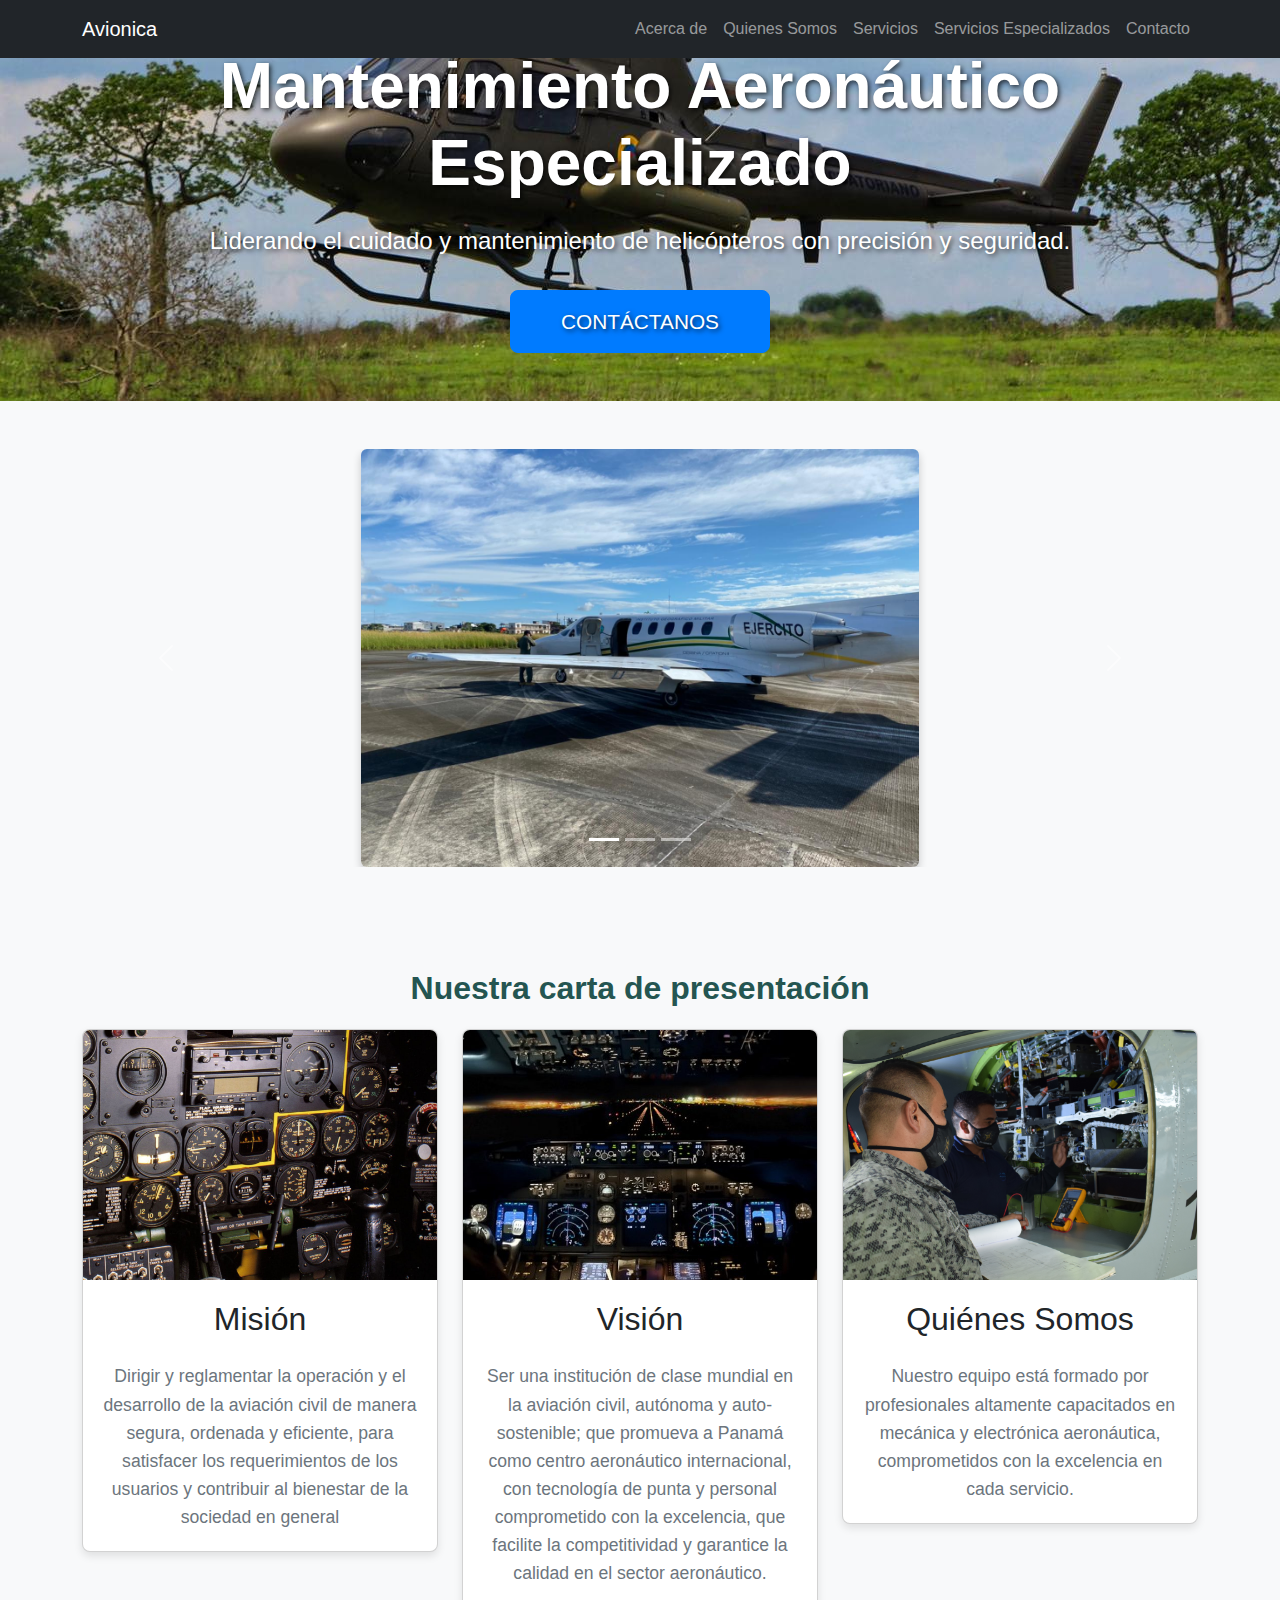
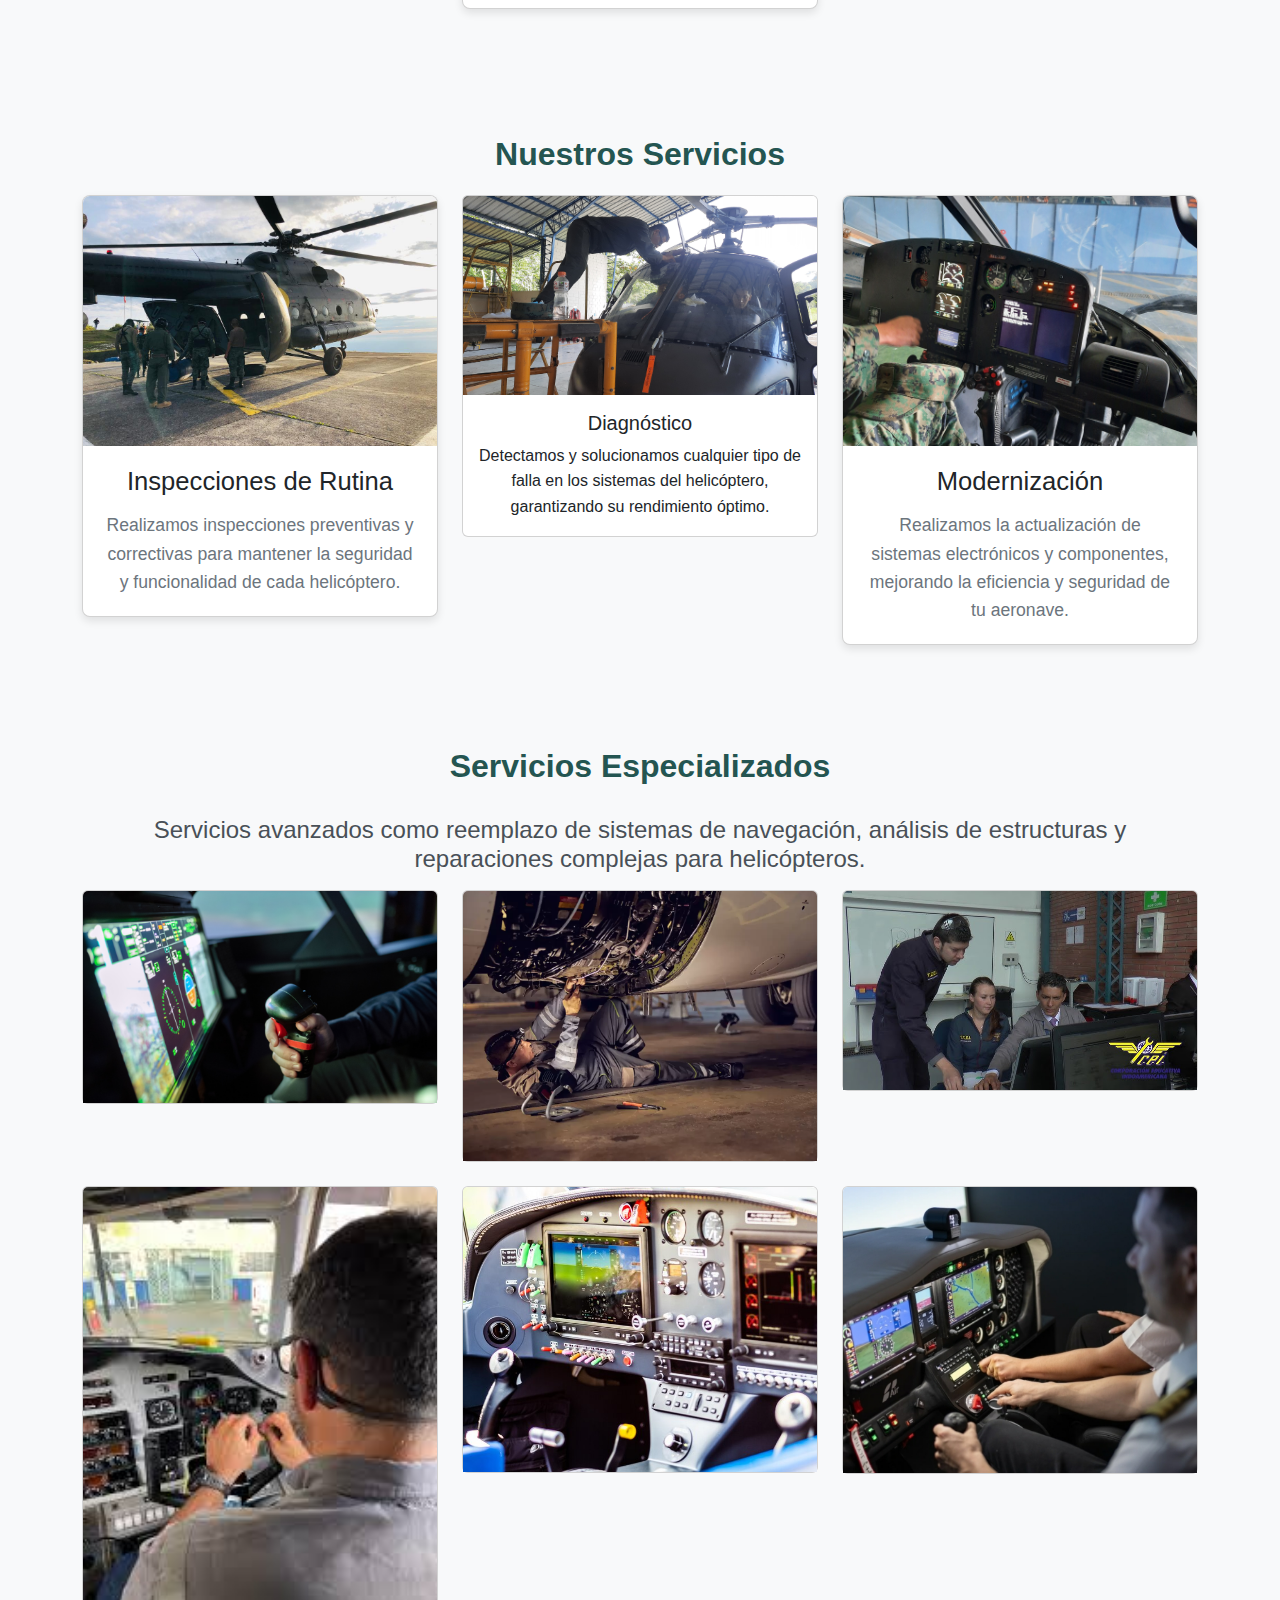
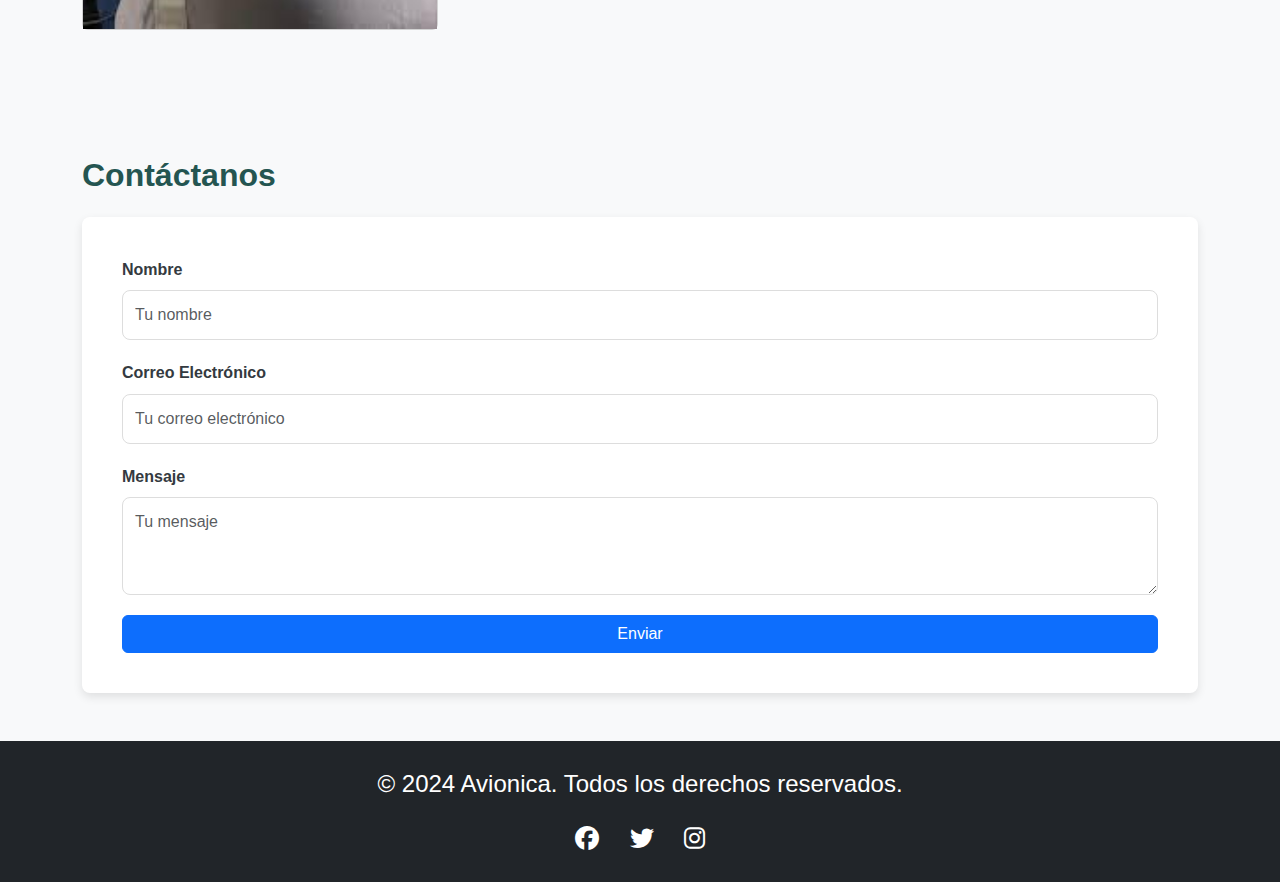
<file: Index.html>
<!DOCTYPE html>
<html lang="es">
<head>
    <meta charset="UTF-8">
    <meta name="viewport" content="width=device-width, initial-scale=1.0">
    <title>Avionica - Mantenimiento Aeronáutico</title>
    <!-- Bootstrap CSS -->
    <link href="https://cdn.jsdelivr.net/npm/bootstrap@5.3.0-alpha3/dist/css/bootstrap.min.css" rel="stylesheet">
    <!-- Font Awesome CDN -->
    <link rel="stylesheet" href="https://cdnjs.cloudflare.com/ajax/libs/font-awesome/6.5.1/css/all.min.css">
    <!-- Custom CSS -->
    <link rel="stylesheet" href="style.css">
</head>

<body>
    <!-- Navbar -->
    <nav class="navbar navbar-expand-lg navbar-dark bg-dark fixed-top">
        <div class="container">
            <a class="navbar-brand" href="Index.html">Avionica</a>
            <button class="navbar-toggler" type="button" data-bs-toggle="collapse" data-bs-target="#navbarNav" aria-controls="navbarNav" aria-expanded="false" aria-label="Toggle navigation">
                <span class="navbar-toggler-icon"></span>
            </button>
            <div class="collapse navbar-collapse" id="navbarNav">
                <ul class="navbar-nav ms-auto">
                    <li class="nav-item"><a class="nav-link" href="acerca-de.html">Acerca de</a></li>
                    <li class="nav-item"><a class="nav-link" href="quienes-somos.html">Quienes Somos</a></li>
                    <li class="nav-item"><a class="nav-link" href="servicios.html">Servicios</a></li>
                    <li class="nav-item"><a class="nav-link" href="servicios-especializados.html">Servicios Especializados</a></li>
                    <li class="nav-item"><a class="nav-link" href="contacto.html">Contacto</a></li>
                </ul>
            </div>
        </div>
    </nav>

    <!-- Hero Section -->
    <div class="hero text-center py-5" style="background-image: url('img/inicio.jpg'); background-size: cover; color: white;">
        <h1 class="display-4">Mantenimiento Aeronáutico Especializado</h1>
        <p class="lead">Liderando el cuidado y mantenimiento de helicópteros con precisión y seguridad.</p>
        <a href="contacto.html" class="btn btn-primary btn-lg">Contáctanos</a>
    </div>
<!-- Carrusel de Imágenes -->
<div class="container my-5">
    <div id="imageCarousel" class="carousel slide" data-bs-ride="carousel">
        <!-- Indicadores (Opcional) -->
        <div class="carousel-indicators">
            <button type="button" data-bs-target="#imageCarousel" data-bs-slide-to="0" class="active" aria-current="true"></button>
            <button type="button" data-bs-target="#imageCarousel" data-bs-slide-to="1"></button>
            <button type="button" data-bs-target="#imageCarousel" data-bs-slide-to="2"></button>
        </div>

        <!-- Carrusel -->
        <div class="carousel-inner">
            <div class="carousel-item active">
                <div class="d-flex justify-content-center">
                    <img src="img/Inicio-1.jpg" class="d-block w-50 rounded" alt="Imagen 1">
                </div>
            </div>
            <div class="carousel-item">
                <div class="d-flex justify-content-center">
                    <img src="img/inicio-2.jpg" class="d-block w-50 rounded" alt="Imagen 2">
                </div>
            </div>
            <div class="carousel-item">
                <div class="d-flex justify-content-center">
                    <img src="img/inicio-3.jpg" class="d-block w-50 rounded" alt="Imagen 3">
                </div>
            </div>
        </div>

        <!-- Controles (Botones Anterior y Siguiente) -->
        <button class="carousel-control-prev" type="button" data-bs-target="#imageCarousel" data-bs-slide="prev">
            <span class="carousel-control-prev-icon" aria-hidden="true"></span>
            <span class="visually-hidden">Anterior</span>
        </button>
        <button class="carousel-control-next" type="button" data-bs-target="#imageCarousel" data-bs-slide="next">
            <span class="carousel-control-next-icon" aria-hidden="true"></span>
            <span class="visually-hidden">Siguiente</span>
        </button>
    </div>
</div>

<!-- Quiénes Somos Section -->
<section id="quienes-somos" class="container py-5">
    <h2 class="section-title text-center">Nuestra carta de presentación</h2>
    <div class="row">
        <div class="col-md-4 mb-4">
            <div class="card servicio-item">
            <img src="img/quienes somos 1.jpg" class="card-img-top" alt="Inspecciones de Rutina">
            <div class="card-body">
                <h2 class="card-title text-center mb-4">Misión</h2>
                <p class="card-text">Dirigir y reglamentar la operación y el desarrollo de la aviación civil de manera segura, ordenada y eficiente, para satisfacer los requerimientos de los usuarios y contribuir al bienestar de la sociedad en general            </div>
            </div>
        </div>

        <div class="col-md-4 mb-4">
            <div class="card servicio-item">
            <img src="img/quienes_somos 2.jpg" class="card-img-top" alt="Inspecciones de Rutina">
                <div class="card-body">
                <h2 class="card-title text-center mb-4">Visión</h2>
                <p class="card-text">Ser una institución de clase mundial en la aviación civil, autónoma y auto-sostenible; que promueva a Panamá como centro aeronáutico internacional, con tecnología de punta y personal comprometido con la excelencia, que facilite la competitividad y garantice la calidad en el sector aeronáutico.        </div>
            </div>
        </div>

        <div class="col-md-4 mb-4">
            <div class="card servicio-item">
            <img src="img/quienes somos 3.jpg" class="card-img-top" alt="Inspecciones de Rutina">
                <div class="card-body">
                <h2 class="card-title text-center mb-4">Quiénes Somos</h2>
                <p class="card-text">Nuestro equipo está formado por profesionales altamente capacitados en mecánica y electrónica aeronáutica, comprometidos con la excelencia en cada servicio.
                </div>
            </div>
        </div>
    </div>
    </section>

 <!-- Servicios Section -->
 <section id="servicios" class="container py-5">
    <h2 class="section-title text-center">Nuestros Servicios</h2>
    <div class="row">
        <div class="col-md-4 mb-4">
            <div class="card servicio-item">
                <img src="img/rutina.jpg" class="card-img-top" alt="Inspecciones de Rutina">
                <div class="card-body">
                    <h5 class="card-title">Inspecciones de Rutina</h5>
                    <p class="card-text">Realizamos inspecciones preventivas y correctivas para mantener la seguridad y funcionalidad de cada helicóptero.</p>
                </div>
            </div>
        </div>
        <div class="col-md-4 mb-4">
            <div class="card Servicios-item">
                <img src="img/diagnostico.jpg" class="card-img-top" alt="Diagnóstico">
                <div class="card-body">
                    <h5 class="card-title">Diagnóstico</h5>
                    <p class="card-text">Detectamos y solucionamos cualquier tipo de falla en los sistemas del helicóptero, garantizando su rendimiento óptimo.</p>
                </div>
            </div>
        </div>
        <div class="col-md-4">
            <div class="card servicio-item">
                <img src="img/modernizacion.jpg" class="card-img-top" alt="Modernización">
                <div class="card-body">
                    <h5 class="card-title">Modernización</h5>
                    <p class="card-text">Realizamos la actualización de sistemas electrónicos y componentes, mejorando la eficiencia y seguridad de tu aeronave.</p>
                </div>
            </div>
        </div>
    </div>
</section>

   <!-- Servicios Especializados Section -->
     
   <section id="servicios-especializados" class="container py-5">
    <h2 class="section-title text-center mb-4">Servicios Especializados</h2>
    <p class="text-center">
        <h4 class="text-center">Servicios avanzados como reemplazo de sistemas de navegación, análisis de estructuras y reparaciones complejas para helicópteros.</h2>
    </p>
    <div class="row">
        <div class="col-md-4 mb-4">
            <div class="card">
                <img src="img/servicios_especializados.jpg" class="card-img-top" alt="Imagen 1">
            </div>
        </div>
        
        <div class="col-md-4 mb-4">
            <div class="card">
                <img src="img/servicios_especializados 1.webp" class="card-img-top" alt="Imagen 2">
            </div>
        </div>

        <div class="col-md-4 mb-4">
            <div class="card">
                <img src="img/servicios_especializados 2.jpg" class="card-img-top" alt="Imagen 3">
            </div>
        </div>

        <div class="col-md-4 mb-4">
            <div class="card">
                <img src="img/servicios_especializados 3.jpeg" class="card-img-top" alt="Imagen 3">
            </div>
        </div>
        <div class="col-md-4 mb-4">
            <div class="card">
                <img src="img/servicios_especializados 4.jpeg" class="card-img-top" alt="Imagen 3">
            </div>
        </div>
        <div class="col-md-4 mb-4">
            <div class="card">
                <img src="img/servicios_especializados 5.jpg" class="card-img-top" alt="Imagen 3">
            </div>
        </div>
    </div>
</section>


<!-- Contacto Section -->
<section id="contacto" class="container py-5">
    <h2 class="section-title">Contáctanos</h2>
    <form>
        <div class="mb-3">
            <label for="nombre" class="form-label">Nombre</label>
            <input type="text" class="form-control" id="nombre" placeholder="Tu nombre">
        </div>
        <div class="mb-3">
            <label for="email" class="form-label">Correo Electrónico</label>
            <input type="email" class="form-control" id="email" placeholder="Tu correo electrónico">
        </div>
        <div class="mb-3">
            <label for="mensaje" class="form-label">Mensaje</label>
            <textarea class="form-control" id="mensaje" rows="3" placeholder="Tu mensaje"></textarea>
        </div>
        <button type="submit" class="btn btn-primary">Enviar</button>
    </form>
</section>


    <!-- Footer -->
    <footer class="text-center bg-dark text-white py-4">
        <div class="container">
            <p>&copy; 2024 Avionica. Todos los derechos reservados.</p>
            <div class="social-icons">
                <a href="#" class="text-white me-3"><i class="fab fa-facebook"></i></a>
                <a href="#" class="text-white me-3"><i class="fab fa-twitter"></i></a>
                <a href="#" class="text-white"><i class="fab fa-instagram"></i></a>            
            </div>
        </div>
    </footer>

    <!-- Bootstrap JS -->
    <script src="https://cdn.jsdelivr.net/npm/bootstrap@5.3.0-alpha3/dist/js/bootstrap.bundle.min.js"></script>
</body>
</html>
</file>
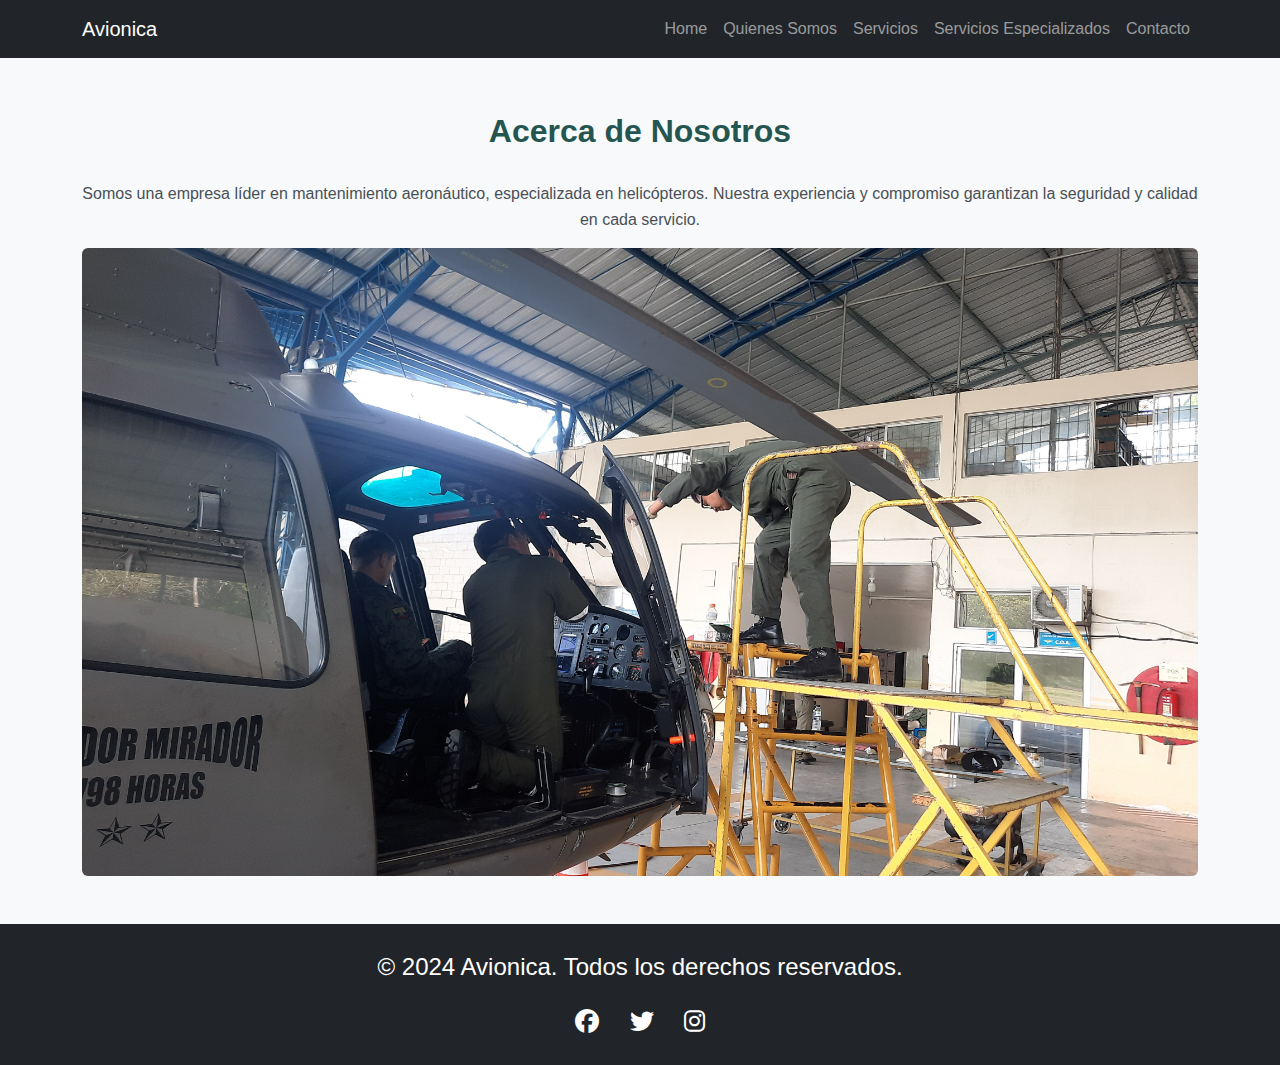
<file: acerca-de.html>
<!DOCTYPE html>
<html lang="es">
<head>
    <meta charset="UTF-8">
    <meta name="viewport" content="width=device-width, initial-scale=1.0">
    <title>Acerca de - Avionica</title>
    <link href="https://cdn.jsdelivr.net/npm/bootstrap@5.3.0-alpha3/dist/css/bootstrap.min.css" rel="stylesheet">
    <!-- Font Awesome CDN -->
    <link rel="stylesheet" href="https://cdnjs.cloudflare.com/ajax/libs/font-awesome/6.5.1/css/all.min.css">

    <link rel="stylesheet" href="style.css">
</head>
<body>
    <!-- Navbar -->
    <nav class="navbar navbar-expand-lg navbar-dark bg-dark">
        <div class="container">
            <a class="navbar-brand" href="Index.html">Avionica</a>
            <button class="navbar-toggler" type="button" data-bs-toggle="collapse" data-bs-target="#navbarNav" aria-controls="navbarNav" aria-expanded="false" aria-label="Toggle navigation">
                <span class="navbar-toggler-icon"></span>
            </button>
            <div class="collapse navbar-collapse" id="navbarNav">
                <ul class="navbar-nav ms-auto">
                    <li class="nav-item"><a class="nav-link" href="index.html">Home</a></li>
                    <li class="nav-item"><a class="nav-link" href="quienes-somos.html">Quienes Somos</a></li>
                    <li class="nav-item"><a class="nav-link" href="servicios.html">Servicios</a></li>
                    <li class="nav-item"><a class="nav-link" href="servicios-especializados.html">Servicios Especializados</a></li>
                    <li class="nav-item"><a class="nav-link" href="contacto.html">Contacto</a></li>
                </ul>
            </div>
        </div>
    </nav>

    <!-- Acerca de Section -->
    <section id="acerca-de" class="container py-5">
        <h2 class="section-title text-center mb-4">Acerca de Nosotros</h2>
        <p class="text-center">
            Somos una empresa líder en mantenimiento aeronáutico, especializada en helicópteros. 
            Nuestra experiencia y compromiso garantizan la seguridad y calidad en cada servicio.
        </p>
        <img src="img/Acerca_de.jpg" alt="Mantenimiento Aeronáutico" class="img-fluid rounded mx-auto d-block">
    </section>

    <!-- Footer -->
    <footer class="text-center bg-dark text-white py-4">
        <div class="container">
            <p>&copy; 2024 Avionica. Todos los derechos reservados.</p>
            <div class="social-icons">
                <a href="#" class="text-white me-3"><i class="fab fa-facebook"></i></a>
                <a href="#" class="text-white me-3"><i class="fab fa-twitter"></i></a>
                <a href="#" class="text-white"><i class="fab fa-instagram"></i></a>            
            </div>
        </div>
    </footer>

    <script src="https://cdn.jsdelivr.net/npm/bootstrap@5.3.0-alpha3/dist/js/bootstrap.bundle.min.js"></script>
</body>
</html>
</file>
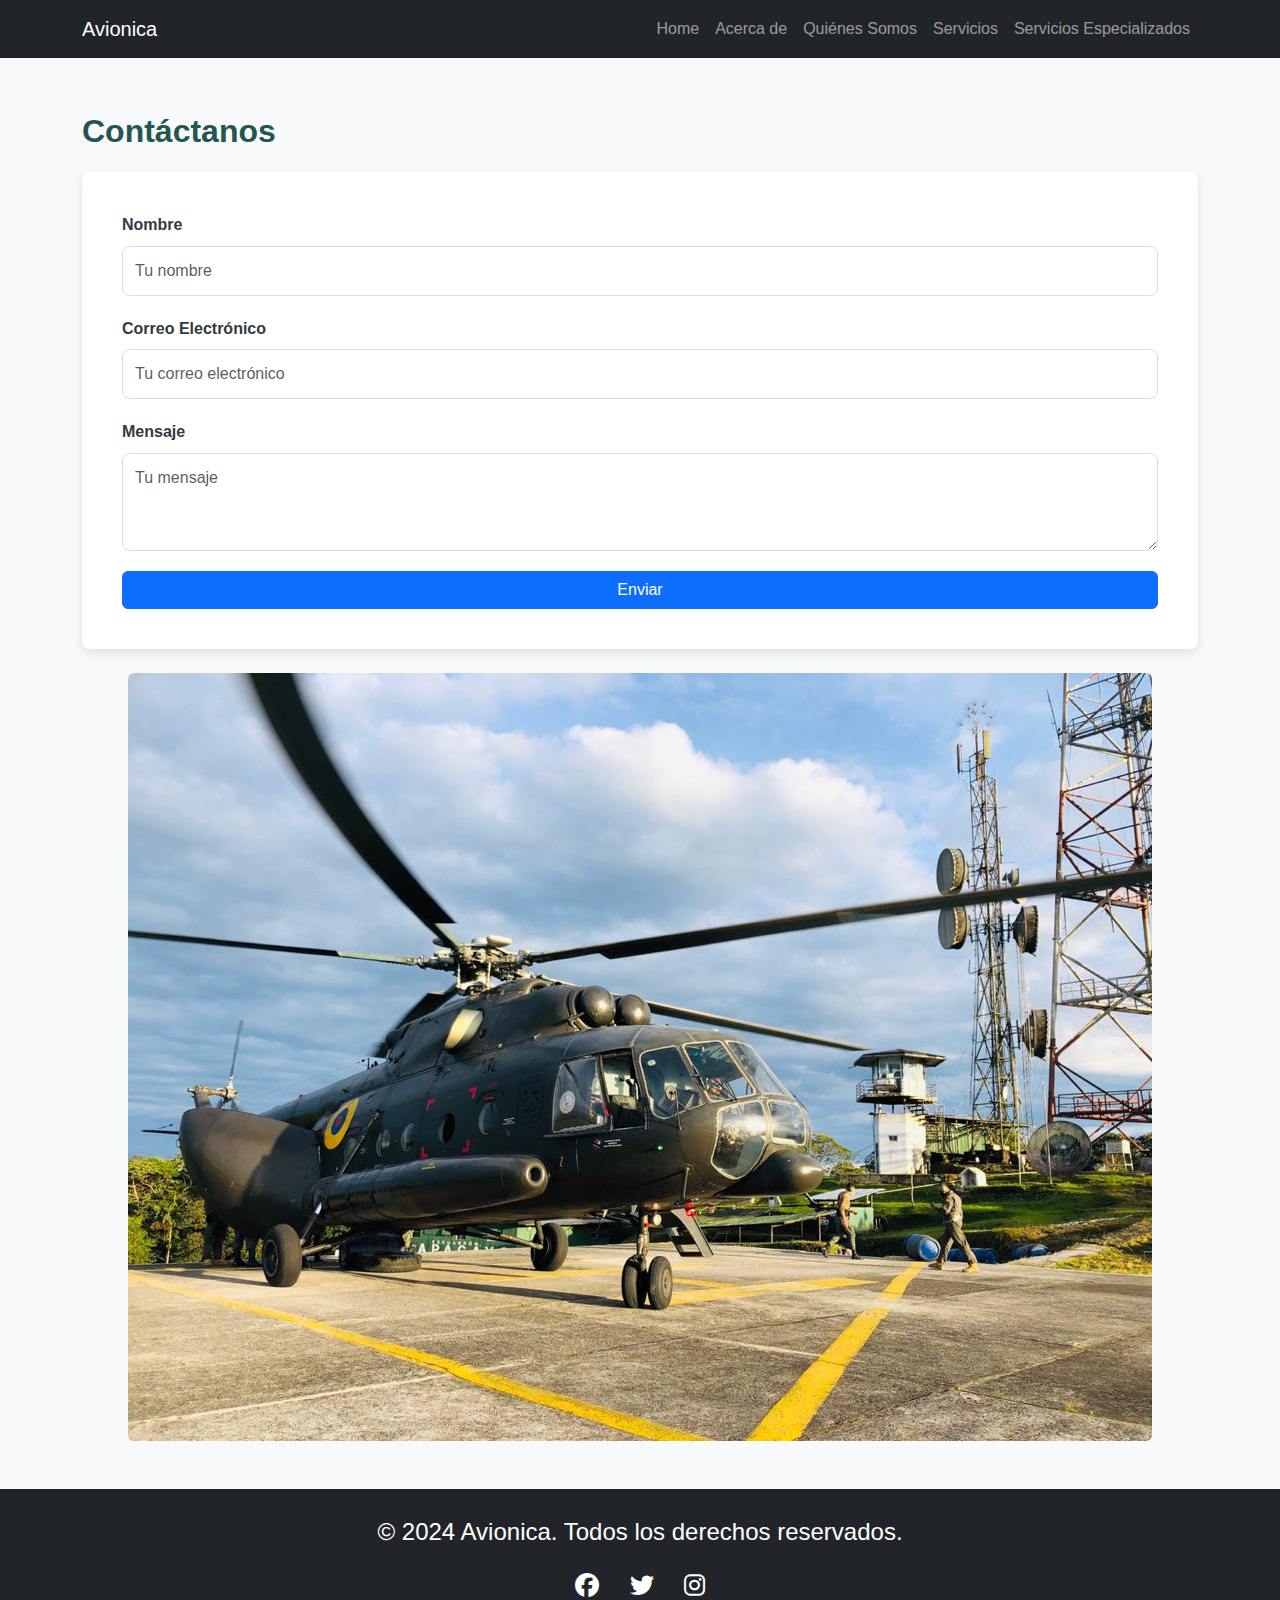
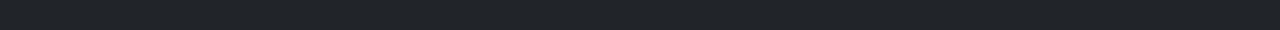
<file: contacto.html>
<!DOCTYPE html>
<html lang="es">
<head>
    <meta charset="UTF-8">
    <meta name="viewport" content="width=device-width, initial-scale=1.0">
    <title>Contacto - Avionica</title>
    <link href="https://cdn.jsdelivr.net/npm/bootstrap@5.3.0-alpha3/dist/css/bootstrap.min.css" rel="stylesheet">
    <!-- Font Awesome CDN -->
    <link rel="stylesheet" href="https://cdnjs.cloudflare.com/ajax/libs/font-awesome/6.5.1/css/all.min.css">

    <link rel="stylesheet" href="style.css">
</head>
<body>
    <!-- Navbar -->
    <nav class="navbar navbar-expand-lg navbar-dark bg-dark">
        <div class="container">
            <a class="navbar-brand" href="Index.html">Avionica</a>
            <button class="navbar-toggler" type="button" data-bs-toggle="collapse" data-bs-target="#navbarNav" aria-controls="navbarNav" aria-expanded="false" aria-label="Toggle navigation">
                <span class="navbar-toggler-icon"></span>
            </button>
            <div class="collapse navbar-collapse" id="navbarNav">
                <ul class="navbar-nav ms-auto">
                    <li class="nav-item"><a class="nav-link" href="index.html">Home</a></li>
                    <li class="nav-item"><a class="nav-link" href="acerca-de.html">Acerca de</a></li>
                    <li class="nav-item"><a class="nav-link" href="quienes-somos.html">Quiénes Somos</a></li>
                    <li class="nav-item"><a class="nav-link" href="servicios.html">Servicios</a></li>
                    <li class="nav-item"><a class="nav-link" href="servicios-especializados.html">Servicios Especializados</a></li>
                </ul>
            </div>
        </div>
    </nav>

    <!-- Contacto Section -->
    <section class="container py-5">
        <h2 class="section-title">Contáctanos</h2>
        <form>
            <div class="mb-3">
                <label for="nombre" class="form-label">Nombre</label>
                <input type="text" class="form-control" id="nombre" placeholder="Tu nombre">
            </div>
            <div class="mb-3">
                <label for="email" class="form-label">Correo Electrónico</label>
                <input type="email" class="form-control" id="email" placeholder="Tu correo electrónico">
            </div>
            <div class="mb-3">
                <label for="mensaje" class="form-label">Mensaje</label>
                <textarea class="form-control" id="mensaje" rows="3" placeholder="Tu mensaje"></textarea>
            </div>
            <button type="submit" class="btn btn-primary">Enviar</button>
        </form>
        <img src="img/contacto.jpg" alt="Contacto" class="img-fluid rounded mx-auto d-block mt-4">
    </section>

    <!-- Footer -->
    <footer class="text-center bg-dark text-white py-4">
        <div class="container">
            <p>&copy; 2024 Avionica. Todos los derechos reservados.</p>
            <div class="social-icons">
                <a href="#" class="text-white me-3"><i class="fab fa-facebook"></i></a>
                <a href="#" class="text-white me-3"><i class="fab fa-twitter"></i></a>
                <a href="#" class="text-white"><i class="fab fa-instagram"></i></a>            
            </div>
        </div>
    </footer>

    <script src="https://cdn.jsdelivr.net/npm/bootstrap@5.3.0-alpha3/dist/js/bootstrap.bundle.min.js"></script>
</body>
</html>
</file>
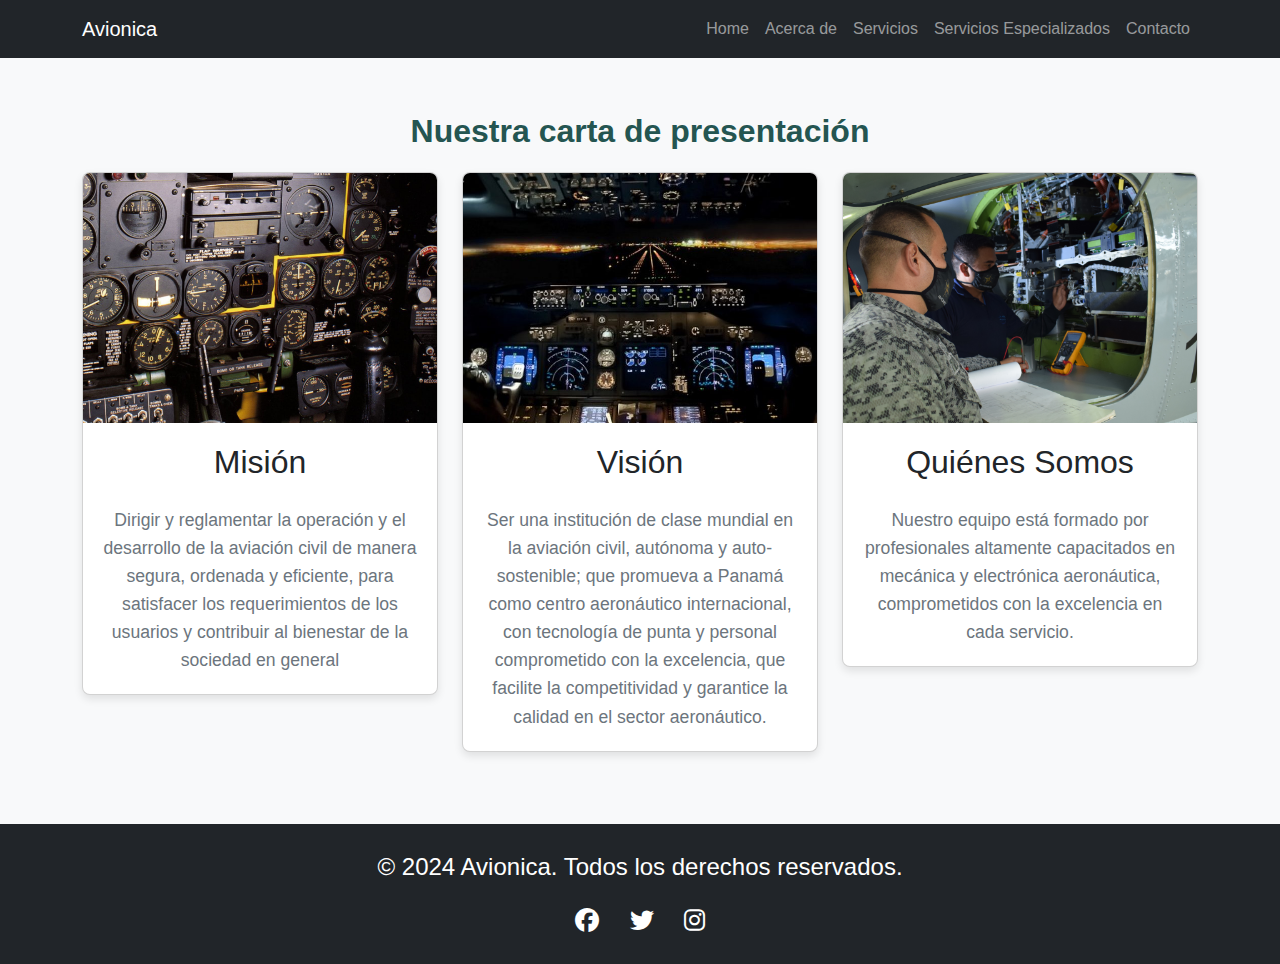
<file: quienes-somos.html>
<!DOCTYPE html>
<html lang="es">
<head>
    <meta charset="UTF-8">
    <meta name="viewport" content="width=device-width, initial-scale=1.0">
    <title>Quiénes Somos - Avionica</title>
    <link href="https://cdn.jsdelivr.net/npm/bootstrap@5.3.0-alpha3/dist/css/bootstrap.min.css" rel="stylesheet">
   <!-- Font Awesome CDN -->
    <link rel="stylesheet" href="https://cdnjs.cloudflare.com/ajax/libs/font-awesome/6.5.1/css/all.min.css">

    <link rel="stylesheet" href="style.css">
</head>
<body>
    <!-- Navbar -->
    <nav class="navbar navbar-expand-lg navbar-dark bg-dark">
        <div class="container">
            <a class="navbar-brand" href="Index.html">Avionica</a>
            <button class="navbar-toggler" type="button" data-bs-toggle="collapse" data-bs-target="#navbarNav" aria-controls="navbarNav" aria-expanded="false" aria-label="Toggle navigation">
                <span class="navbar-toggler-icon"></span>
            </button>
            <div class="collapse navbar-collapse" id="navbarNav">
                <ul class="navbar-nav ms-auto">
                    <li class="nav-item"><a class="nav-link" href="index.html">Home</a></li>
                    <li class="nav-item"><a class="nav-link" href="acerca-de.html">Acerca de</a></li>
                    <li class="nav-item"><a class="nav-link" href="servicios.html">Servicios</a></li>
                    <li class="nav-item"><a class="nav-link" href="servicios-especializados.html">Servicios Especializados</a></li>
                    <li class="nav-item"><a class="nav-link" href="contacto.html">Contacto</a></li>
                </ul>
            </div>
        </div>
    </nav>

    <!-- Quiénes Somos Section -->
<section id="quienes-somos" class="container py-5">
    <h2 class="section-title text-center">Nuestra carta de presentación</h2>
    <div class="row">
        <div class="col-md-4 mb-4">
            <div class="card servicio-item">
            <img src="img/quienes somos 1.jpg" class="card-img-top" alt="Inspecciones de Rutina">
            <div class="card-body">
                <h2 class="card-title text-center mb-4">Misión</h2>
                <p class="card-text">Dirigir y reglamentar la operación y el desarrollo de la aviación civil de manera segura, ordenada y eficiente, para satisfacer los requerimientos de los usuarios y contribuir al bienestar de la sociedad en general            </div>
            </div>
        </div>

        <div class="col-md-4 mb-4">
            <div class="card servicio-item">
            <img src="img/quienes_somos 2.jpg" class="card-img-top" alt="Inspecciones de Rutina">
                <div class="card-body">
                <h2 class="card-title text-center mb-4">Visión</h2>
                <p class="card-text">Ser una institución de clase mundial en la aviación civil, autónoma y auto-sostenible; que promueva a Panamá como centro aeronáutico internacional, con tecnología de punta y personal comprometido con la excelencia, que facilite la competitividad y garantice la calidad en el sector aeronáutico.        </div>
            </div>
        </div>

        <div class="col-md-4 mb-4">
            <div class="card servicio-item">
            <img src="img/quienes somos 3.jpg" class="card-img-top" alt="Inspecciones de Rutina">
                <div class="card-body">
                <h2 class="card-title text-center mb-4">Quiénes Somos</h2>
                <p class="card-text">Nuestro equipo está formado por profesionales altamente capacitados en mecánica y electrónica aeronáutica, comprometidos con la excelencia en cada servicio.
                </div>
            </div>
        </div>
    </div>
    </section>

    <!-- Footer -->
    <footer class="text-center bg-dark text-white py-4">
        <div class="container">
            <p>&copy; 2024 Avionica. Todos los derechos reservados.</p>
            <div class="social-icons">
                <a href="#" class="text-white me-3"><i class="fab fa-facebook"></i></a>
                <a href="#" class="text-white me-3"><i class="fab fa-twitter"></i></a>
                <a href="#" class="text-white"><i class="fab fa-instagram"></i></a>            
            </div>
        </div>
    </footer>

    <script src="https://cdn.jsdelivr.net/npm/bootstrap@5.3.0-alpha3/dist/js/bootstrap.bundle.min.js"></script>
</body>
</html>
</file>
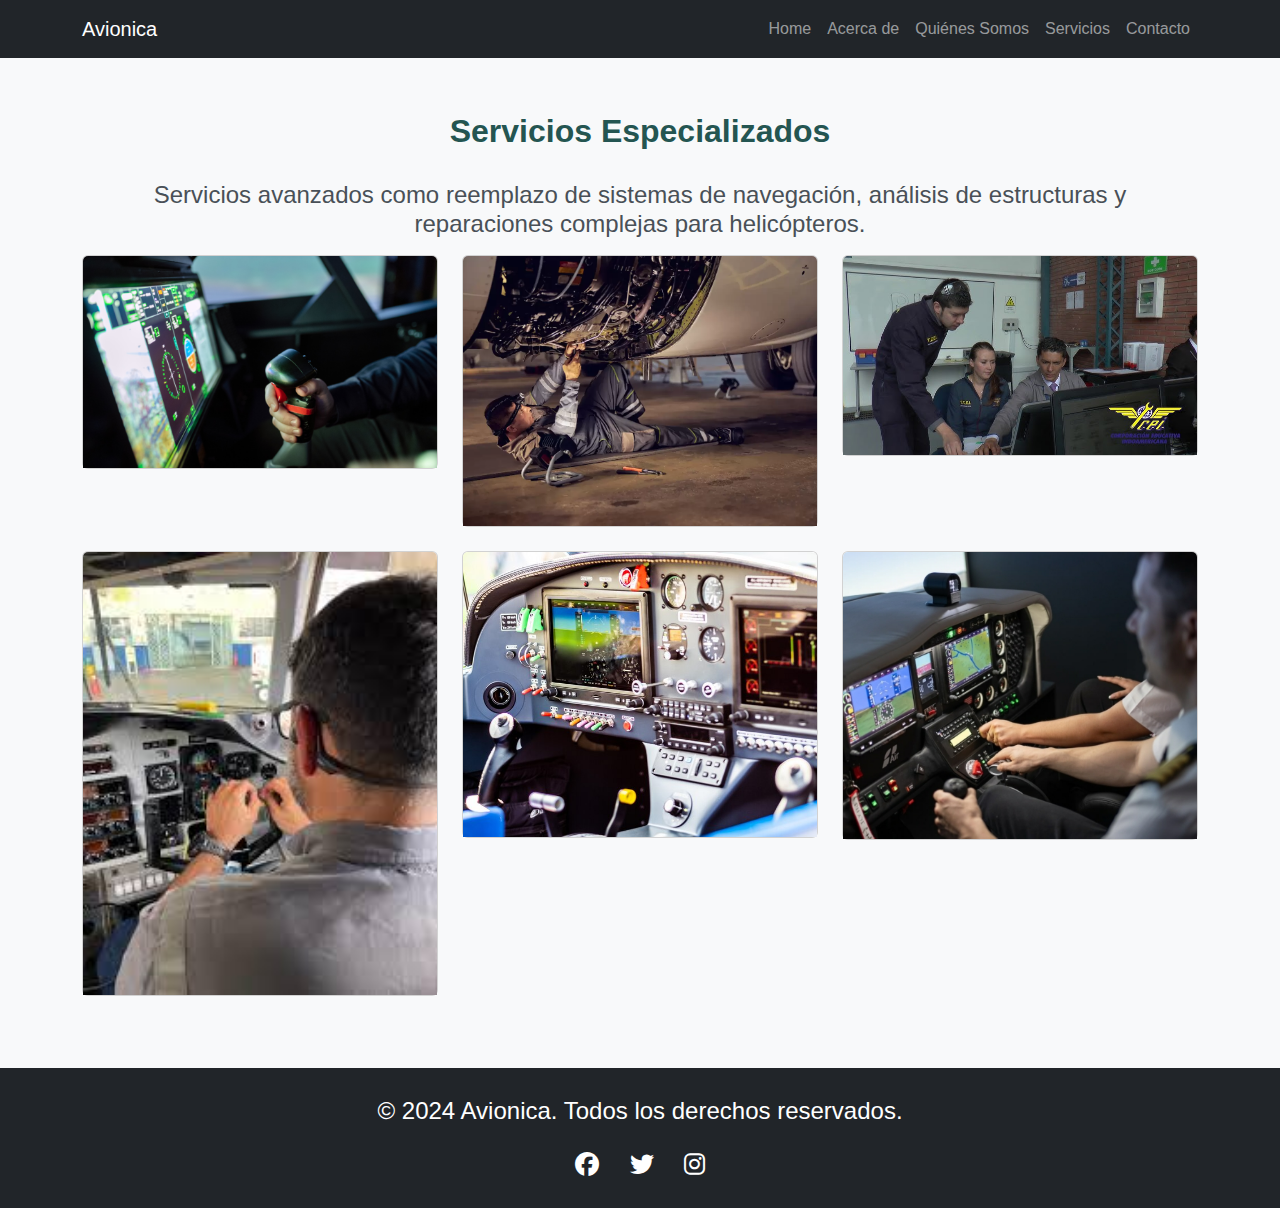
<file: servicios-especializados.html>
<!DOCTYPE html>
<html lang="es">
<head>
    <meta charset="UTF-8">
    <meta name="viewport" content="width=device-width, initial-scale=1.0">
    <title>Servicios Especializados - Avionica</title>
    <link href="https://cdn.jsdelivr.net/npm/bootstrap@5.3.0-alpha3/dist/css/bootstrap.min.css" rel="stylesheet">
    <!-- Font Awesome CDN -->
    <link rel="stylesheet" href="https://cdnjs.cloudflare.com/ajax/libs/font-awesome/6.5.1/css/all.min.css">

    <link rel="stylesheet" href="style.css">
</head>
<body>
    <!-- Navbar -->
    <nav class="navbar navbar-expand-lg navbar-dark bg-dark">
        <div class="container">
            <a class="navbar-brand" href="Index.html">Avionica</a>
            <button class="navbar-toggler" type="button" data-bs-toggle="collapse" data-bs-target="#navbarNav" aria-controls="navbarNav" aria-expanded="false" aria-label="Toggle navigation">
                <span class="navbar-toggler-icon"></span>
            </button>
            <div class="collapse navbar-collapse" id="navbarNav">
                <ul class="navbar-nav ms-auto">
                    <li class="nav-item"><a class="nav-link" href="index.html">Home</a></li>
                    <li class="nav-item"><a class="nav-link" href="acerca-de.html">Acerca de</a></li>
                    <li class="nav-item"><a class="nav-link" href="quienes-somos.html">Quiénes Somos</a></li>
                    <li class="nav-item"><a class="nav-link" href="servicios.html">Servicios</a></li>
                    <li class="nav-item"><a class="nav-link" href="contacto.html">Contacto</a></li>
                </ul>
            </div>
        </div>
    </nav>

    <!-- Servicios Especializados Section -->
     
    <section id="servicios-especializados" class="container py-5">
        <h2 class="section-title text-center mb-4">Servicios Especializados</h2>
        <p class="text-center">
            <h4 class="text-center">Servicios avanzados como reemplazo de sistemas de navegación, análisis de estructuras y reparaciones complejas para helicópteros.</h2>
        </p>
        <div class="row">
            <div class="col-md-4 mb-4">
                <div class="card">
                    <img src="img/servicios_especializados.jpg" class="card-img-top" alt="Imagen 1">
                </div>
            </div>
            
            <div class="col-md-4 mb-4">
                <div class="card">
                    <img src="img/servicios_especializados 1.webp" class="card-img-top" alt="Imagen 2">
                </div>
            </div>
    
            <div class="col-md-4 mb-4">
                <div class="card">
                    <img src="img/servicios_especializados 2.jpg" class="card-img-top" alt="Imagen 3">
                </div>
            </div>

            <div class="col-md-4 mb-4">
                <div class="card">
                    <img src="img/servicios_especializados 3.jpeg" class="card-img-top" alt="Imagen 3">
                </div>
            </div>
            <div class="col-md-4 mb-4">
                <div class="card">
                    <img src="img/servicios_especializados 4.jpeg" class="card-img-top" alt="Imagen 3">
                </div>
            </div>
            <div class="col-md-4 mb-4">
                <div class="card">
                    <img src="img/servicios_especializados 5.jpg" class="card-img-top" alt="Imagen 3">
                </div>
            </div>
        </div>
    </section>

    <!-- Footer -->
    <footer class="text-center bg-dark text-white py-4">
        <div class="container">
            <p>&copy; 2024 Avionica. Todos los derechos reservados.</p>
            <div class="social-icons">
                <a href="#" class="text-white me-3"><i class="fab fa-facebook"></i></a>
                <a href="#" class="text-white me-3"><i class="fab fa-twitter"></i></a>
                <a href="#" class="text-white"><i class="fab fa-instagram"></i></a>            
            </div>
        </div>
    </footer>

    <script src="https://cdn.jsdelivr.net/npm/bootstrap@5.3.0-alpha3/dist/js/bootstrap.bundle.min.js"></script>
</body>
</html>
</file>
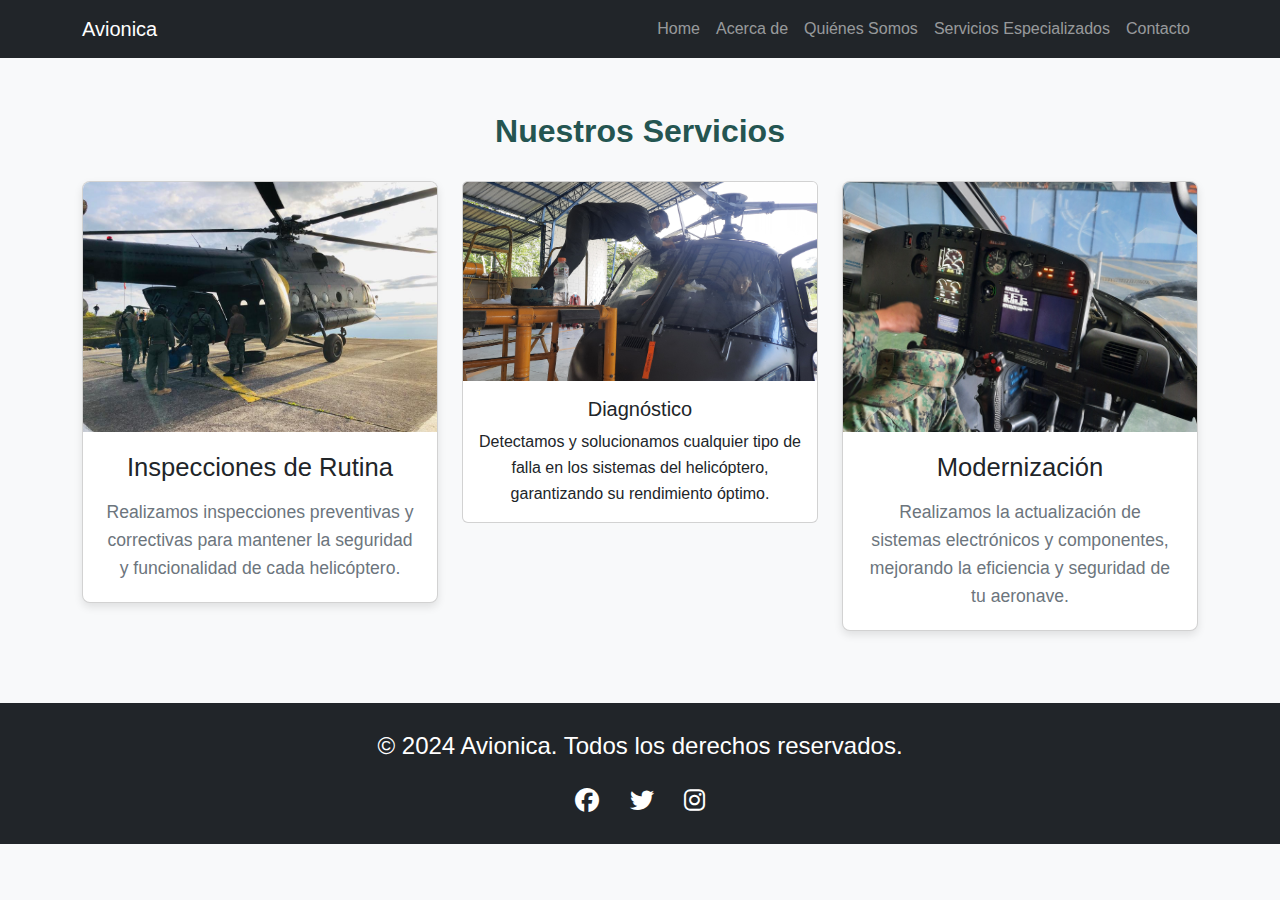
<file: servicios.html>
<!DOCTYPE html>
<html lang="es">
<head>
    <meta charset="UTF-8">
    <meta name="viewport" content="width=device-width, initial-scale=1.0">
    <title>Servicios - Avionica</title>
    <link href="https://cdn.jsdelivr.net/npm/bootstrap@5.3.0-alpha3/dist/css/bootstrap.min.css" rel="stylesheet">
    <!-- Font Awesome CDN -->
    <link rel="stylesheet" href="https://cdnjs.cloudflare.com/ajax/libs/font-awesome/6.5.1/css/all.min.css">

    <link rel="stylesheet" href="style.css">
</head>

<body>
    <!-- Navbar -->
    <nav class="navbar navbar-expand-lg navbar-dark bg-dark">
        <div class="container">
            <a class="navbar-brand" href="Index.html">Avionica</a>
            <button class="navbar-toggler" type="button" data-bs-toggle="collapse" data-bs-target="#navbarNav" aria-controls="navbarNav" aria-expanded="false" aria-label="Toggle navigation">
                <span class="navbar-toggler-icon"></span>
            </button>
            <div class="collapse navbar-collapse" id="navbarNav">
                <ul class="navbar-nav ms-auto">
                    <li class="nav-item"><a class="nav-link" href="index.html">Home</a></li>
                    <li class="nav-item"><a class="nav-link" href="acerca-de.html">Acerca de</a></li>
                    <li class="nav-item"><a class="nav-link" href="quienes-somos.html">Quiénes Somos</a></li>
                    <li class="nav-item"><a class="nav-link" href="servicios-especializados.html">Servicios Especializados</a></li>
                    <li class="nav-item"><a class="nav-link" href="contacto.html">Contacto</a></li>
                </ul>
            </div>
        </div>
    </nav>

    <!-- Servicios Section -->
    <section id="servicios" class="container py-5">
        <h2 class="section-title text-center mb-4">Nuestros Servicios</h2>
        <div class="row">
            <div class="col-md-4 mb-4">
                <div class="card servicio-item">
                    <img src="img/rutina.jpg" class="card-img-top" alt="Inspecciones de Rutina">
                    <div class="card-body">
                        <h5 class="card-title">Inspecciones de Rutina</h5>
                        <p class="card-text">Realizamos inspecciones preventivas y correctivas para mantener la seguridad y funcionalidad de cada helicóptero.</p>
                    </div>
                </div>
            </div>
            <div class="col-md-4 mb-4">
                <div class="card Servicios-item">
                    <img src="img/diagnostico.jpg" class="card-img-top" alt="Diagnóstico">
                    <div class="card-body">
                        <h5 class="card-title">Diagnóstico</h5>
                        <p class="card-text">Detectamos y solucionamos cualquier tipo de falla en los sistemas del helicóptero, garantizando su rendimiento óptimo.</p>
                    </div>
                </div>
            </div>
            <div class="col-md-4 mb-4">
                <div class="card servicio-item">
                    <img src="img/modernizacion.jpg" class="card-img-top" alt="Modernización">
                    <div class="card-body">
                        <h5 class="card-title">Modernización</h5>
                        <p class="card-text">Realizamos la actualización de sistemas electrónicos y componentes, mejorando la eficiencia y seguridad de tu aeronave.</p>
                    </div>
                </div>
            </div>
        </div>
    </section>


    <!-- Footer -->
    <footer class="text-center bg-dark text-white py-4">
        <div class="container">
            <p>&copy; 2024 Avionica. Todos los derechos reservados.</p>
            <div class="social-icons">
                <a href="#" class="text-white me-3"><i class="fab fa-facebook"></i></a>
                <a href="#" class="text-white me-3"><i class="fab fa-twitter"></i></a>
                <a href="#" class="text-white"><i class="fab fa-instagram"></i></a>            
            </div>
        </div>
    </footer>

    <script src="https://cdn.jsdelivr.net/npm/bootstrap@5.3.0-alpha3/dist/js/bootstrap.bundle.min.js"></script>

</html>
</file>
<file: style.css>
/* Reset de márgenes y paddings */
* {
    margin: 0;
    padding: 0;
    box-sizing: border-box;
}
/* General Styles */
body {
    font-family: 'Arial', sans-serif;
    background-color: #f8f9fa;
    color: #495057;
    line-height: 1.6;
}

/* Navbar */
.navbar {
    background-color: #343a40;
    transition: background-color 0.3s ease;
}

.navbar .nav-link:hover {
    color: #e1db28; 
    border-color: #07ff77; 
    background-color: rgba(218, 255, 7, 0.1);
}

.navbar .nav-link.active {
    color: #3dff07;
    border-color: #ffc107;
    background-color: rgba(255, 193, 7, 0.2); 
}

/* Hero Section */
.hero {
    background: url('img/inicio.jpg') no-repeat center center/cover;
    color: white;
    padding: 150px 20px;
    text-align: center;
    text-shadow: 2px 2px 5px rgba(0, 0, 0, 0.7);
}

.hero h1 {
    font-size: 4rem;
    font-weight: bold;
    margin-bottom: 20px;
}

.hero p {
    font-size: 1.5rem;
    margin-bottom: 30px;
}

.hero .btn-primary {
    background-color: #007bff;
    border-color: #007bff;
    padding: 15px 50px;
    font-size: 1.3rem;
    text-transform: uppercase;
}

.hero .btn-primary:hover {
    background-color: #0056b3;
    border-color: #0056b3;
}

.carousel-inner img {
    border-radius: 15px;
    box-shadow: 0 4px 8px rgba(0, 0, 0, 0.2);
}

/* Servicios Section */
.servicios {
    display: flex;
    flex-wrap: wrap;
    gap: 20px;
    justify-content: center;
}

.servicio-item {
    width: 100%;
    min-width: 280px;
    background-color: white;
    border-radius: 8px;
    box-shadow: 0 4px 8px rgba(0, 0, 0, 0.1);
    overflow: hidden;
    transition: transform 0.3s ease, box-shadow 0.3s ease;
}

.servicio-item:hover {
    transform: scale(1.05);
    box-shadow: 0 8px 16px rgba(0, 0, 0, 0.15);
}

.servicio-item img {
    width: 100%;
    height: 250px;
    object-fit: cover;
}

.servicio-item .card-body {
    padding: 20px;
}

.servicio-item h5 {
    font-size: 1.6rem;
    margin-bottom: 15px;
}

.servicio-item p {
    font-size: 1.1rem;
    color: #6c757d;
}

.section-title {
    font-size: 2rem;
    line-height: 1.6;
    font-weight: bold;
    color: #245551;
    margin-bottom: 15px;
}

.card-img-top {
    transition: transform 0.3s ease;
}

.card-img-top:hover {
    transform: scale(1.1);
}

.card-body {
    text-align: center;
}

/* Acerca de Section */
.acerca-de {
    padding: 60px 0;
}

.acerca-de p {
    font-size: 1.2rem;
    margin-top: 20px;
}

/* Formulario de Contacto */
form {
    background-color: white;
    padding: 40px;
    border-radius: 8px;
    box-shadow: 0 4px 10px rgba(0, 0, 0, 0.1);
}

form .form-label {
    font-weight: bold;
    color: #343a40;
}

form .form-control {
    margin-bottom: 20px;
    border-radius: 8px;
    padding: 12px;
    border: 1px solid #ddd;
}

form button {
    width: 100%;
    background-color: #28a745;
    color: white;
    font-size: 1.2rem;
    padding: 15px;
    border: none;
    border-radius: 8px;
    transition: background-color 0.3s ease;
}

form button:hover {
    background-color: #218838;
}

/* Footer */
footer {
    background-color: #343a40;
    color: white;
    padding: 30px 0;
    text-align: center;
}

footer p {
    font-size: 1.5rem;
}

footer .social-icons a {
    color: white;
    margin: 0 10px;
    font-size: 1.5rem;
    transition: color 0.3s ease;
}

footer .social-icons a:hover {
    color: #e2ff07; /* Color dorado en hover */
}

/* Responsive Design */
@media (max-width: 768px) {
    .hero h1 {
        font-size: 2.5rem;
    }

    .hero p {
        font-size: 1.2rem;
    }

    .servicios {
        flex-direction: column;
        align-items: center;
    }

    .servicio-item {
        width: 80%;
    }

    form {
        padding: 20px;
    }
}
</file>
